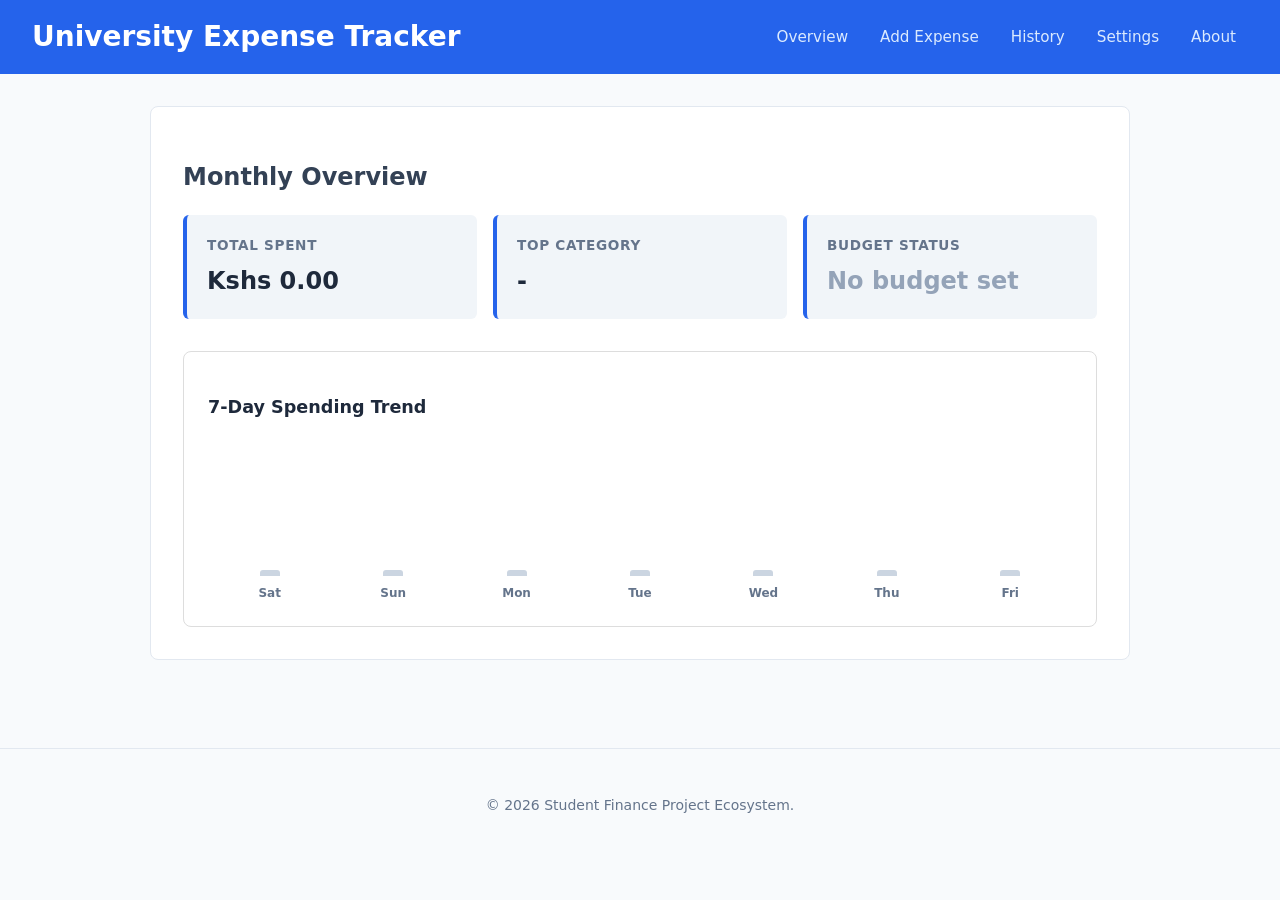
<file: index.html>
<!DOCTYPE html>
<html lang="en">
<head>
  <meta charset="UTF-8">
  <meta name="viewport" content="width=device-width, initial-scale=1.0">
  <title>Campus Finance Tracker</title>
  <link rel="stylesheet" href="styles/main.css">
  <script type="module" src="scripts/app.js" defer></script>
</head>
<body>
  
  <a href="#main-app" class="skip-link">Skip to main content</a>

  <header>
    <h1>University Expense Tracker</h1>
    <nav aria-label="Main Navigation">
      <ul>
        <li><a href="#dashboard">Overview</a></li>
        <li><a href="#add-expense">Add Expense</a></li>
        <li><a href="#history">History</a></li>
        <li><a href="#settings">Settings</a></li>
        <li><a href="#about">About</a></li>
      </ul>
    </nav>
  </header>

  <main id="main-app">
    
    <section id="dashboard" aria-labelledby="dash-title">
      <h2 id="dash-title">Monthly Overview</h2>
      
      <div class="dash-boxes">
        <div class="box">
          <h3>Total Spent</h3>
          <p id="total-spent">Kshs 0.00</p>
        </div>
        <div class="box">
          <h3>Top Category</h3>
          <p id="top-cat">-</p>
        </div>
        <div class="box">
          <h3>Budget Status</h3>
          <p id="budget-status">No budget set</p>
        </div>
      </div>

      <div class="chart-wrapper" style="margin-top: 2rem; padding: 1.5rem; background: #fff; border-radius: 8px; border: 1px solid #ddd;">
        <h3 style="margin-bottom: 1rem; font-size: 1.1rem; color: #1e293b;">7-Day Spending Trend</h3>
        <div id="trend-bar-chart" style="display: flex; align-items: flex-end; justify-content: space-between; height: 150px; padding-top: 1rem;">
          </div>
      </div>
    </section>

    <section id="add-expense" aria-labelledby="form-title">
      <h2 id="form-title">Log a New Expense</h2>
      <form id="expense-form" novalidate>
        
        <div class="input-row">
          <label for="desc">What did you buy?</label>
          <input type="text" id="desc" name="desc" required aria-describedby="desc-error">
          <span id="desc-error" class="error-msg" role="alert" style="color: #ef4444; display: block; font-size: 0.85rem; margin-top: 4px;"></span>
        </div>

        <div class="input-row">
          <label for="cost">Amount (Kshs)</label>
          <input type="number" id="cost" name="cost" step="0.01" required aria-describedby="cost-error">
          <span id="cost-error" class="error-msg" role="alert" style="color: #ef4444; display: block; font-size: 0.85rem; margin-top: 4px;"></span>
        </div>

        <div class="input-row">
          <label for="cat">Category</label>
          <select id="cat" name="cat" required>
            <option value="Food">Food</option>
            <option value="Books">Books</option>
            <option value="Transport">Transport</option>
            <option value="Entertainment">Entertainment</option>
            <option value="Fees">Fees</option>
            <option value="Other">Other</option>
          </select>
        </div>

        <div class="input-row">
          <label for="date-bought">Date</label>
          <input type="date" id="date-bought" name="date-bought" required aria-describedby="date-error">
          <span id="date-error" class="error-msg" role="alert" style="color: #ef4444; display: block; font-size: 0.85rem; margin-top: 4px;"></span>
        </div>

        <button type="submit" id="btn-save">Save Expense</button>
      </form>
    </section>

    <section id="history" aria-labelledby="history-title">
      <h2 id="history-title">Expense History</h2>
      
      <div class="search-area" style="margin-bottom: 1.5rem;">
        <label for="search-box" style="display: block; margin-bottom: 0.5rem; font-weight: 500;">Live Regex Search:</label>
        <input type="text" id="search-box" placeholder="e.g. coffee" style="width: 100%; padding: 8px; margin-bottom: 1rem; border: 1px solid #ddd; border-radius: 4px;">
        
        <div class="sort-buttons" style="display: flex; gap: 0.5rem; flex-wrap: wrap;">
          <button data-sort="date" type="button">Sort Date ↕</button>
          <button data-sort="desc" type="button">Sort Description ↕</button>
          <button data-sort="amount" type="button">Sort Price ↕</button>
        </div>
      </div>

      <div class="table-wrap">
        <div id="table-output" aria-live="polite"></div>
      </div>
    </section>

    <section id="settings" aria-labelledby="settings-title">
      <h2 id="settings-title">Settings</h2>
      
      <div class="settings-wrap">
        <div class="budget-input input-row">
          <label fosr="budget-limit">Set Monthly Budget (Kshs)</label>
          <input type="number" id="budget-limit" step="10">
          <button id="btn-update-budget" type="button">Save Budget</button>
        </div>
        
        <div class="data-buttons" style="margin-top: 1.5rem; padding-top: 1.5rem; border-top: 1px solid #ddd; display: flex; gap: 1rem; align-items: center;">
          <button id="btn-export" type="button">Export Data to JSON</button>
          <label for="file-import" class="upload-btn" style="background: #e2e8f0; padding: 8px 12px; border-radius: 4px; cursor: pointer; font-size: 0.9rem;">Import Data JSON</label>
          <input type="file" id="file-import" accept=".json" style="display: none;">
        </div>

        <div class="currency-settings" style="margin-top: 1.5rem; padding-top: 1.5rem; border-top: 1px solid #ddd;">
          <h3>Currency Settings</h3>
          
          <div class="input-row" style="margin-bottom: 1rem;">
            <label for="currency-select">Active Display Currency:</label>
            <select id="currency-select">
              <option value="Kshs">Kshs (Kenyan Shilling - Base)</option>
              <option value="USD">USD (US Dollar)</option>
              <option value="EUR">Euro (EUR)</option>
            </select>
          </div>

          <h4>Manual Conversion Rates (1 Kshs = X)</h4>
          <div class="input-row" style="margin-bottom: 0.5rem;">
            <label for="rate-usd">USD Rate:</label>
            <input type="number" id="rate-usd" step="0.00001" value="0.0077">
          </div>
          <div class="input-row" style="margin-bottom: 1rem;">
            <label for="rate-eur">EUR Rate:</label>
            <input type="number" id="rate-eur" step="0.00001" value="0.0071">
          </div>
          <button id="btn-save-rates" type="button">Save Currency Settings</button>
        </div>
      </div>
    </section>

    <section id="about" aria-labelledby="about-title">
      <h2 id="about-title">About Developer</h2>
      <p>A JavaScript student finance engine built for class evaluation requirements.</p>
      <p>Developer: Nathan Nduati | B.Sc. Software Engineering</p>
      <p>Registration: J22/10936/2025</p>
      <p>Developer Link: <a href="https://github.com/NathanNduati" target="_blank" rel="noopener">GitHub Profile</a></p>
    </section>

  </main>

  <footer>
    <p>&copy; 2026 Student Finance Project Ecosystem.</p>
  </footer>
</body>
</html>
</file>
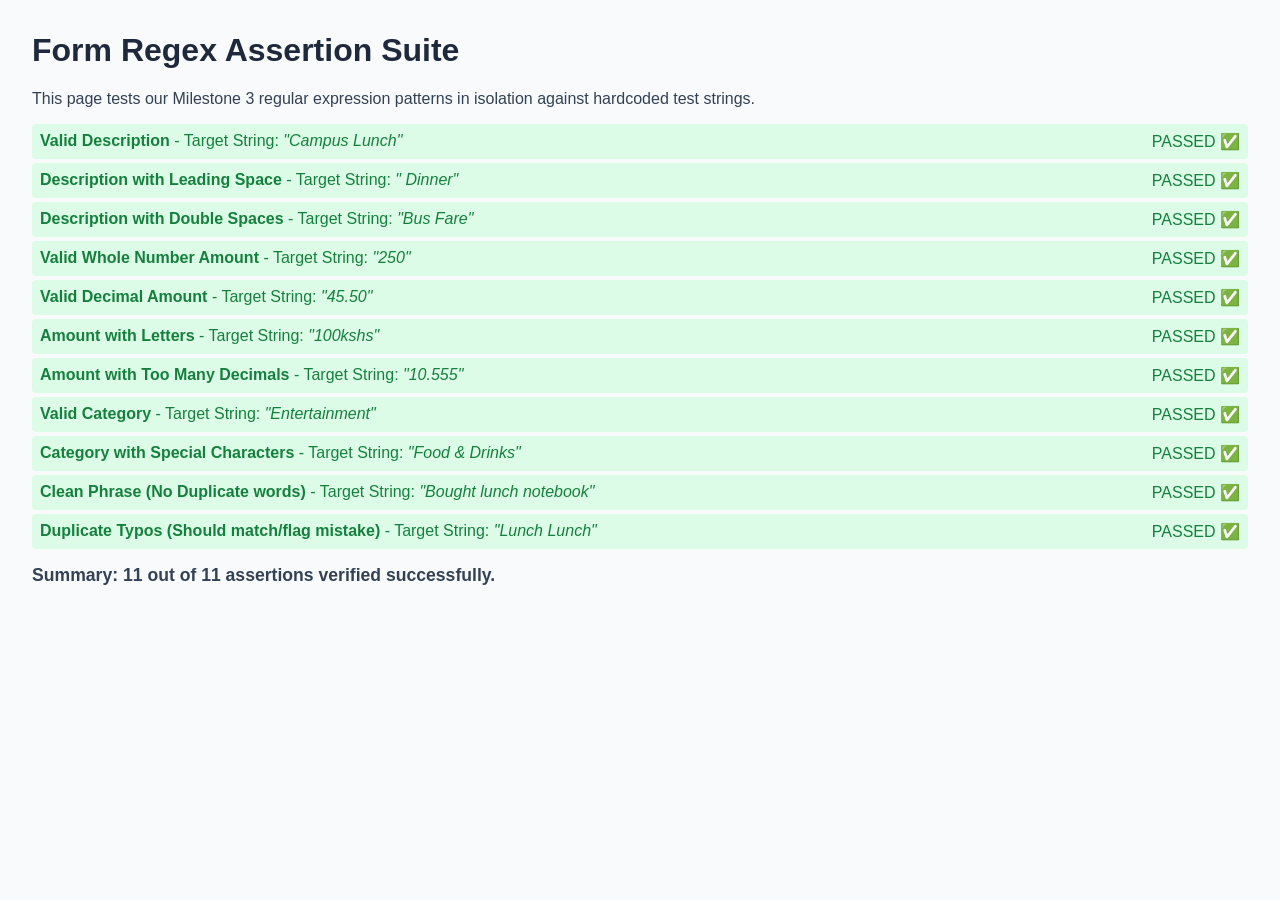
<file: tests.html>
<!DOCTYPE html>
<html lang="en">
<head>
    <meta charset="UTF-8">
    <meta name="viewport" content="width=device-width, initial-scale=1.0">
    <title>Regex Validation Unit Tests</title>
    <style>
        body { font-family: sans-serif; margin: 2rem; background: #f8fafc; color: #334155; }
        h1 { color: #1e293b; }
        .test-case { padding: 0.5rem; margin: 0.25rem 0; border-radius: 4px; display: flex; justify-content: space-between; }
        .pass { background: #dcfce7; color: #15803d; }
        .fail { background: #fee2e2; color: #991b1b; }
        .summary { font-weight: bold; margin-top: 1rem; font-size: 1.1rem; }
    </style>
</head>
<body>

    <h1>Form Regex Assertion Suite</h1>
    <p>This page tests our Milestone 3 regular expression patterns in isolation against hardcoded test strings.</p>
    
    <div id="test-output"></div>
    <div id="test-summary" class="summary"></div>

    <script type="module">
        const rules = {
            desc: /^[a-zA-Z0-9]+( [a-zA-Z0-9]+)*$/, 
            cost: /^[0-9]+(\.[0-9]{1,2})?$/,       
            cat: /^[a-zA-Z\s-]+$/,                 
            doubleWord: /\b(\w+)\s+\1\b/           
        };

        const testCases = [
            { name: "Valid Description", regex: rules.desc, string: "Campus Lunch", expected: true },
            { name: "Description with Leading Space", regex: rules.desc, string: " Dinner", expected: false },
            { name: "Description with Double Spaces", regex: rules.desc, string: "Bus  Fare", expected: false },
            { name: "Valid Whole Number Amount", regex: rules.cost, string: "250", expected: true },
            { name: "Valid Decimal Amount", regex: rules.cost, string: "45.50", expected: true },
            { name: "Amount with Letters", regex: rules.cost, string: "100kshs", expected: false },
            { name: "Amount with Too Many Decimals", regex: rules.cost, string: "10.555", expected: false },
            { name: "Valid Category", regex: rules.cat, string: "Entertainment", expected: true },
            { name: "Category with Special Characters", regex: rules.cat, string: "Food & Drinks", expected: false },
            { name: "Clean Phrase (No Duplicate words)", regex: rules.doubleWord, string: "Bought lunch notebook", expected: false },
            { name: "Duplicate Typos (Should match/flag mistake)", regex: rules.doubleWord, string: "Lunch Lunch", expected: true }
        ];

        const outputContainer = document.getElementById('test-output');
        let passedCount = 0;

        testCases.forEach(t => {
            const rawResult = t.regex.test(t.string);
            const isMatchCorrect = rawResult === t.expected;

            if (isMatchCorrect) passedCount++;

            const div = document.createElement('div');
            div.className = `test-case ${isMatchCorrect ? 'pass' : 'fail'}`;
            div.innerHTML = `
                <span><strong>${t.name}</strong> - Target String: <em>"${t.string}"</em></span>
                <span>${isMatchCorrect ? 'PASSED ✅' : 'FAILED ❌'}</span>
            `;
            outputContainer.appendChild(div);
        });

        document.getElementById('test-summary').textContent = 
            `Summary: ${passedCount} out of ${testCases.length} assertions verified successfully.`;
    </script>
</body>
</html>
</file>
<file: styles/main.css>
/* ==========================================================================
   1. BASE STYLES & MOBILE FIRST LAYOUT (~360px up)
   ========================================================================== */
body {
    font-family: system-ui, -apple-system, BlinkMacSystemFont, 'Segoe UI', Roboto, sans-serif;
    margin: 0;
    padding: 0;
    background-color: #f8fafc;
    color: #334155;
    line-height: 1.5;
}

/* Accessibility skip link */
.skip-link {
    position: absolute;
    top: -40px;
    left: 0;
    background: #2563eb;
    color: white;
    padding: 8px;
    z-index: 100;
    transition: top 0.2s ease;
}
.skip-link:focus {
    top: 0;
}

header {
    background-color: #2563eb;
    color: white;
    padding: 1.25rem 1rem;
}

header h1 {
    margin: 0;
    font-size: 1.5rem;
    font-weight: 700;
    text-align: center;
}

nav ul {
    list-style: none;
    padding: 0;
    margin: 1rem 0 0 0;
    display: flex;
    gap: 0.5rem;
    justify-content: center;
    flex-wrap: wrap;
}

nav ul li a {
    color: #dbeafe;
    text-decoration: none;
    font-weight: 500;
    font-size: 0.95rem;
    padding: 6px 12px;
    border-radius: 4px;
    transition: background 0.2s ease, color 0.2s ease;
}

nav ul li a:hover, nav ul li a:focus {
    background-color: #1d4ed8;
    color: white;
}

main {
    padding: 1rem;
}

section {
    background: white;
    padding: 1.25rem;
    border-radius: 8px;
    border: 1px solid #e2e8f0;
    margin-bottom: 1.5rem;
}

/* Dashboard Metric Blocks Stacked Mobile */
.dash-boxes {
    display: flex;
    flex-direction: column;
    gap: 1rem;
    margin-bottom: 1.5rem;
}

.box {
    background: #f1f5f9;
    padding: 1.25rem;
    border-radius: 6px;
    border-left: 4px solid #2563eb;
}

.box h3 {
    margin: 0 0 0.5rem 0;
    font-size: 0.85rem;
    text-transform: uppercase;
    letter-spacing: 0.05em;
    color: #64748b;
}

.box p {
    margin: 0;
    font-size: 1.5rem;
    font-weight: 700;
    color: #1e293b;
}

/* Form Styles */
.input-row {
    margin-bottom: 1.25rem;
}

.input-row label {
    display: block;
    font-weight: 500;
    margin-bottom: 0.5rem;
    color: #475569;
}

input[type="text"],
input[type="number"],
input[type="date"],
select {
    width: 100%;
    padding: 10px;
    border: 1px solid #cbd5e1;
    border-radius: 6px;
    font-size: 1rem;
    box-sizing: border-box;
    background-color: #fff;
    color: #1e293b;
}

button, #expense-form button[type="submit"] {
    background-color: #2563eb;
    color: white;
    border: none;
    padding: 12px 20px;
    font-size: 1rem;
    font-weight: 600;
    border-radius: 6px;
    cursor: pointer;
    width: 100%;
    transition: background-color 0.15s ease;
}

button:hover {
    background-color: #1d4ed8;
}

/* Accessible visible focus styles mandated by rubric */
input:focus, select:focus, button:focus, nav ul li a:focus {
    outline: 3px solid #60a5fa;
    outline-offset: 2px;
}

footer {
    text-align: center;
    padding: 2rem 1rem;
    color: #64748b;
    font-size: 0.875rem;
    border-top: 1px solid #e2e8f0;
    margin-top: 2rem;
}

/* ==========================================================================
   2. TABLET INTERFACE BREAKPOINT (768px up)
   ========================================================================== */
@media (min-width: 768px) {
    header {
        display: flex;
        justify-content: space-between;
        align-items: center;
        padding: 1rem 2rem;
    }

    header h1 {
        text-align: left;
    }

    nav ul {
        margin: 0;
    }

    main {
        max-width: 720px;
        margin: 0 auto;
        padding: 2rem 1rem;
    }

    .dash-boxes {
        flex-direction: row;
    }

    .box {
        flex: 1;
    }

    /* Side-by-side elements for specific layout tweaks */
    .data-buttons {
        flex-direction: row;
    }
}

/* ==========================================================================
   3. DESKTOP INTERFACE BREAKPOINT (1024px up)
   ========================================================================== */
@media (min-width: 1024px) {
    main {
        max-width: 980px;
    }

    header h1 {
        font-size: 1.75rem;
    }

    section {
        padding: 2rem;
    }

    input[type="text"],
    input[type="number"],
    input[type="date"],
    select {
        font-size: 1.05rem;
    }
}
</file>
